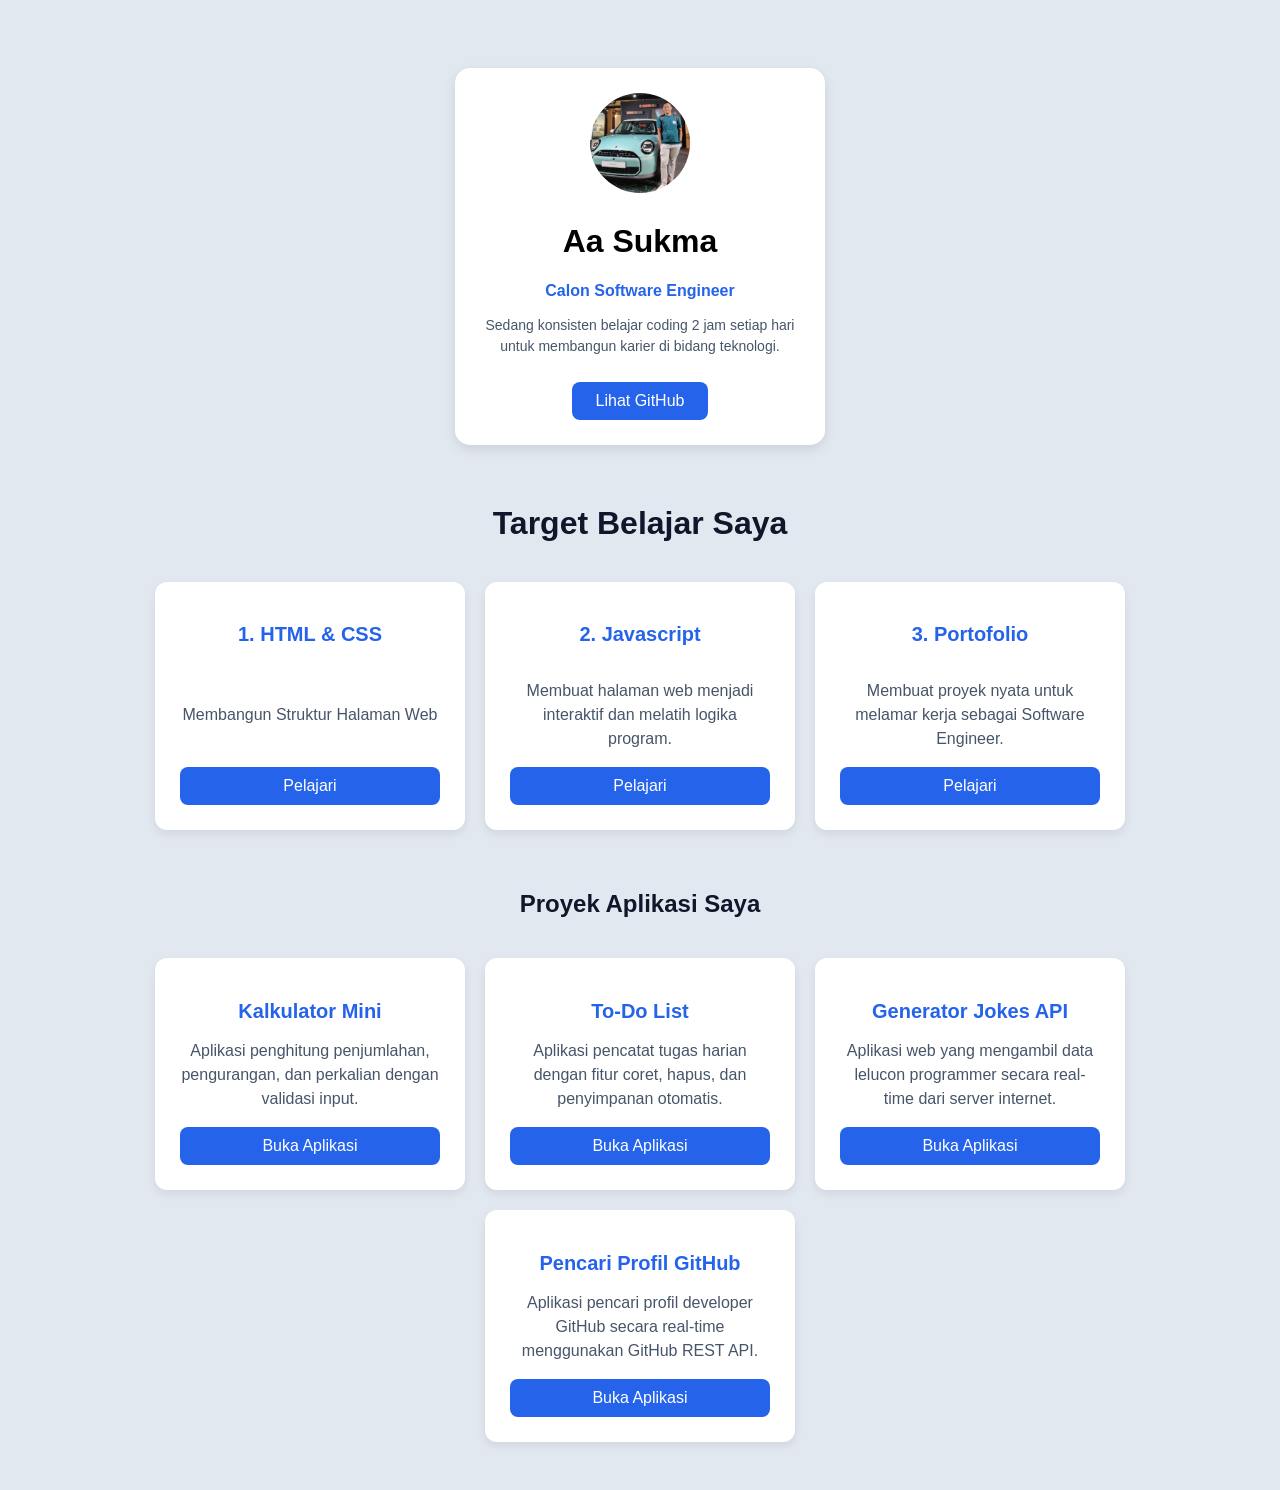
<file: index.html>
<!DOCTYPE html>
<html lang="id">
<head>
    <meta charset="UTF-8">
    <meta name="viewport" content="width=device-width, initial-scale=1.0">
    <title>Portofolio Aa Sukma</title>
    <link rel="stylesheet" href="style.css">
</head>
<body>
    <!-- Bagian 1: Kartu Profil -->
    <div class="kartu-profil">
        <img src="IMG.jpg" alt="Foto Profil" class="foto-profil">
        <h1>Aa Sukma</h1>
        <p class="jabatan">Calon Software Engineer</p>
        <p class="deskripsi">Sedang konsisten belajar coding 2 jam setiap hari untuk membangun karier di bidang teknologi.</p>
        <a href="https://github.com" target="_blank" class="tombol">Lihat GitHub</a>
    </div>

    <!-- Bagian 2: Target Belajar (Flexbox) -->
    <h1 class="judul-utama">Target Belajar Saya</h1>

    <div class="wadah-kartu">
        <div class="kartu">
            <h2>1. HTML & CSS</h2>
            <p>Membangun Struktur Halaman Web</p>
            <a href="https://www.w3schools.com/html/" target="_blank" class="tombol">Pelajari</a>
        </div>

        <div class="kartu">
            <h2>2. Javascript</h2>
            <p>Membuat halaman web menjadi interaktif dan melatih logika program.</p>
            <a href="https://www.w3schools.com/js/" target="_blank" class="tombol">Pelajari</a>
        </div>

        <div class="kartu">
            <h2>3. Portofolio</h2>
            <p>Membuat proyek nyata untuk melamar kerja sebagai Software Engineer.</p>
            <a href="https://www.w3schools.com/css/" target="_blank" class="tombol">Pelajari</a>
        </div>
    </div>
        <!-- Bagian 3: Proyek Saya (Aplikasi Live) -->
    <h2 class="judul-utama" style="margin-top: 60px;">Proyek Aplikasi Saya</h2>

    <div class="wadah-kartu">
        <div class="kartu">
            <div>
                <h2>Kalkulator Mini</h2>
                <p>Aplikasi penghitung penjumlahan, pengurangan, dan perkalian dengan validasi input.</p>
            </div>
            <a href="hari-9/index.html" class="tombol">Buka Aplikasi</a>
        </div>

        <div class="kartu">
            <div>
                <h2>To-Do List</h2>
                <p>Aplikasi pencatat tugas harian dengan fitur coret, hapus, dan penyimpanan otomatis.</p>
            </div>
            <a href="hari-12/index.html" class="tombol">Buka Aplikasi</a>
        </div>

        <div class="kartu">
            <div>
                <h2>Generator Jokes API</h2>
                <p>Aplikasi web yang mengambil data lelucon programmer secara real-time dari server internet.</p>
            </div>
            <a href="hari-15/index.html" class="tombol">Buka Aplikasi</a>
        </div>
    
        <div class="kartu">
            <div>
                <h2>Pencari Profil GitHub</h2>
                <p>Aplikasi pencari profil developer GitHub secara real-time menggunakan GitHub REST API.</p>
            </div>
            <a href="hari-16/index.html" class="tombol">Buka Aplikasi</a>
        </div>
    </div> <!-- <-- Penutup wadah-kartu dipindahkan ke sini -->
</body>
</html>
</file>
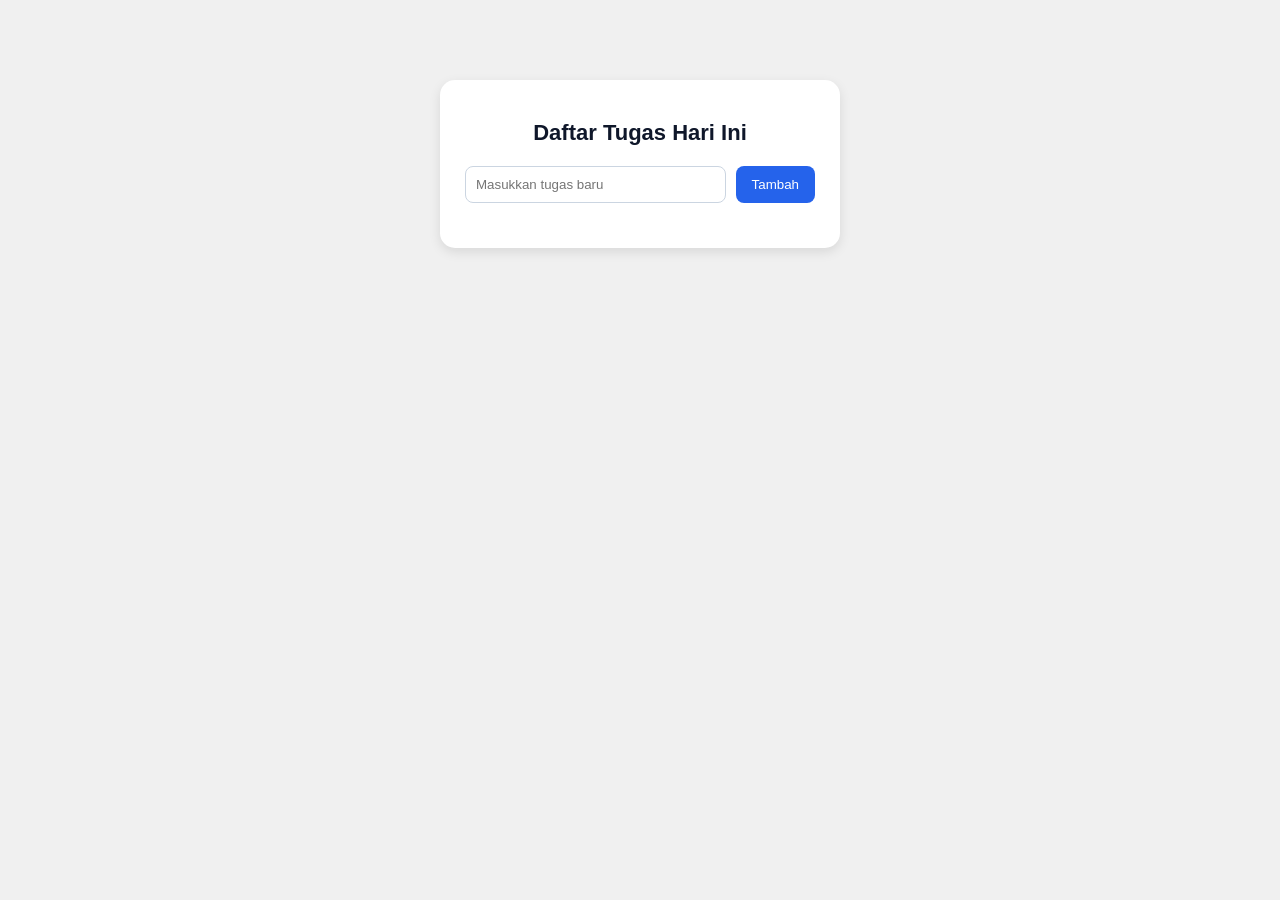
<file: hari-10/index.html>
<!DOCTYPE html>
<html lang="id">
<head>
    <meta charset="UTF-8">
    <title>To-Do List - Hari 10</title>
    <link rel="stylesheet" href="style.css">
</head>
<body>
    <div class="wadah-todo">
        <h1>Daftar Tugas Hari Ini</h1>

        <div class="area-input">
            <input type="text" id="input-tugas" placeholder="Masukkan tugas baru">
            <button id="tombol-tambah">Tambah</button>
        </div>
        <ul id="daftar-tugas"></ul>
    </div>

    <script src="script.js"></script>
</body>
</html>
</file>
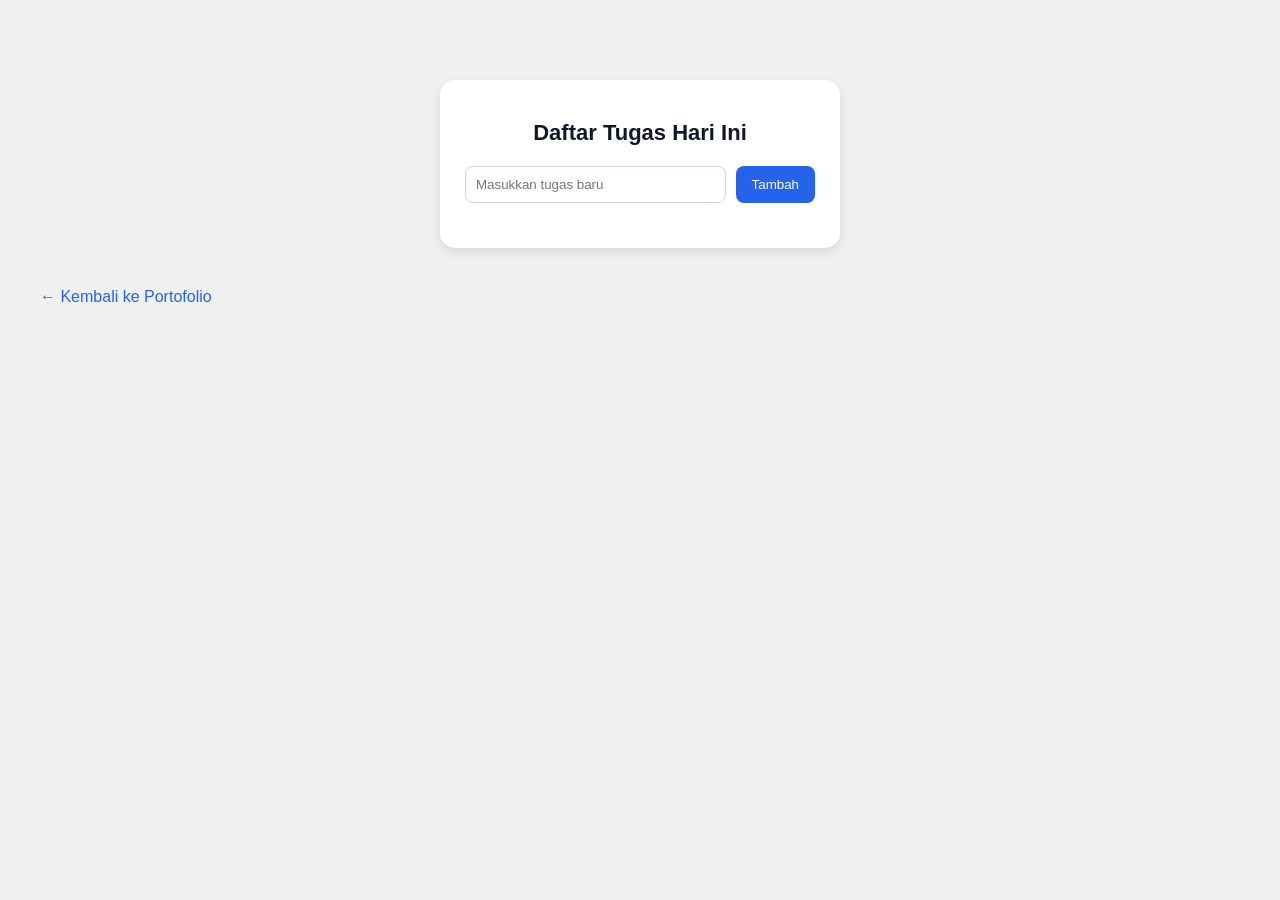
<file: hari-12/index.html>
<!DOCTYPE html>
<html lang="id">
<head>
    <meta charset="UTF-8">
    <title>To-Do List - Hari 10</title>
    <link rel="stylesheet" href="style.css">
</head>
<body>
    <div class="wadah-todo">
        <h1>Daftar Tugas Hari Ini</h1>

        <div class="area-input">
            <input type="text" id="input-tugas" placeholder="Masukkan tugas baru">
            <button id="tombol-tambah">Tambah</button>
        </div>
        <ul id="daftar-tugas"></ul>
    </div>

    <script src="script.js"></script>
    <a href="../index.html" style="display: inline-block; margin-bottom: 20px; color: #2563eb; text-decoration: none;">← Kembali ke Portofolio</a>

</body>
</html>
</file>
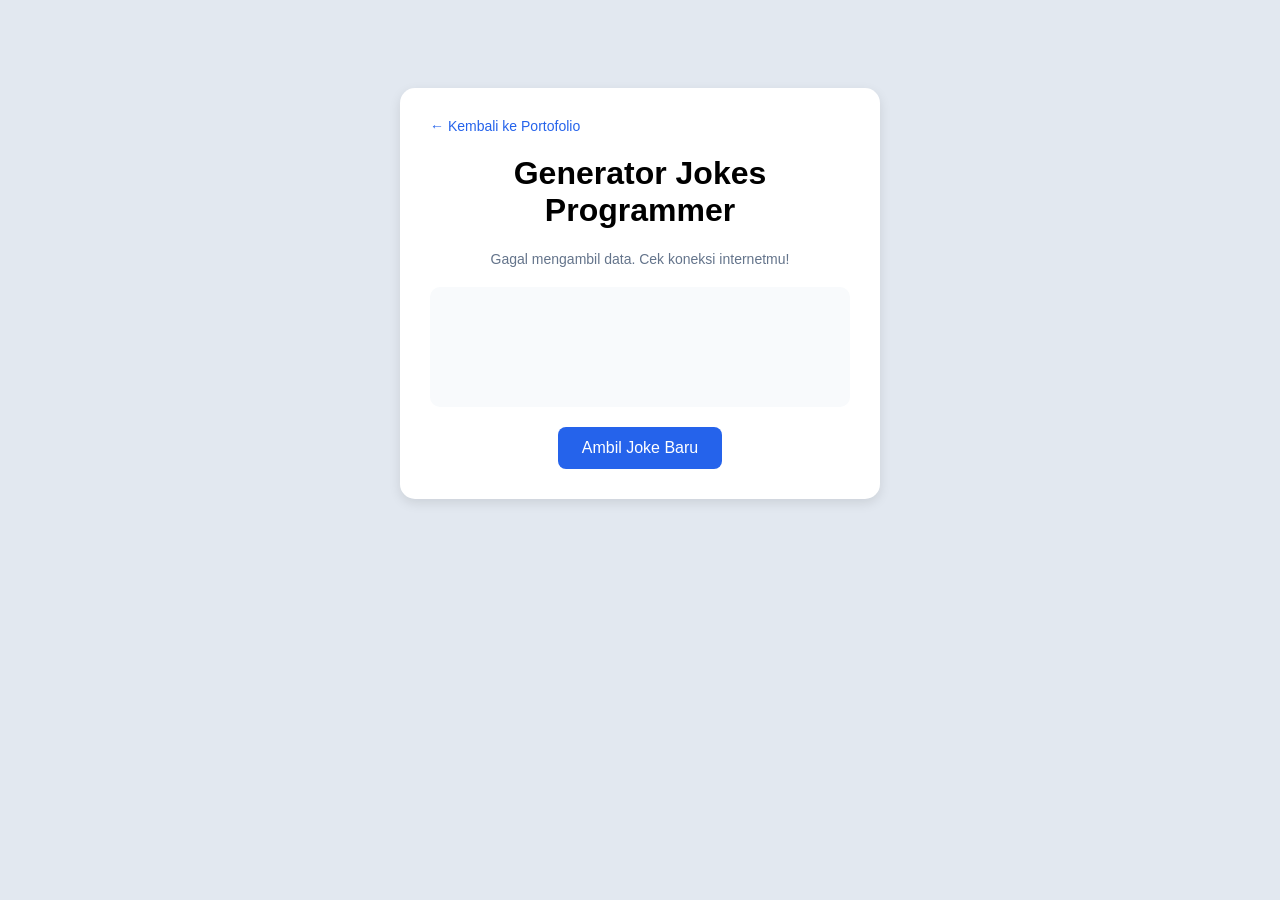
<file: hari-15/index.html>
<!DOCTYPE html>
<html lang="id">
<head>
    <meta charset="UTF-8">
    <title>Generator Jokes API - Hari 15</title>
    <link rel="stylesheet" href="style.css">
</head>
<body>
    <div class="kartu-api">
        <a href="../index.html" class="link-kembali">← Kembali ke Portofolio</a>
        <h1>Generator Jokes Programmer</h1>
        <p id="status" class="teks-status">Klik tombol di bawah untuk mengambil data dari internet!</p>
        
        <div class="kotak-hasil">
            <p id="pertanyaan" class="teks-tanya"></p>
            <p id="jawaban" class="teks-jawab"></p>
        </div>

        <button id="tombol-ambil" class="tombol">Ambil Joke Baru</button>
    </div>

    <script src="script.js"></script>
</body>
</html>
</file>
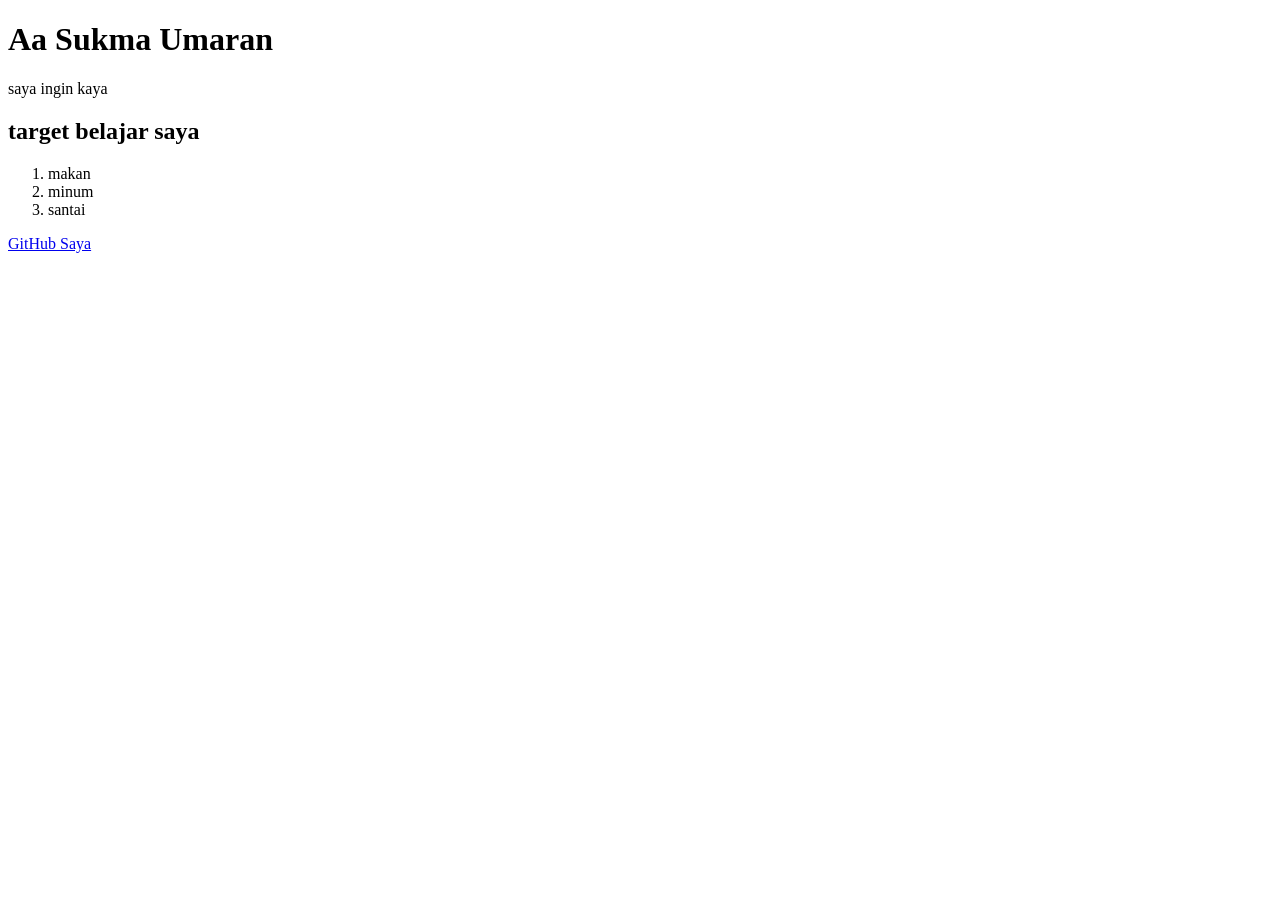
<file: hari-2/index.html>
<!DOCTYPE html>
<html lang="en">
<head>
    <meta charset="UTF-8">
    <meta name="viewport" content="width=device-width, initial-scale=1.0">
    <title>Document</title>
</head>
<body>
  <h1>Aa Sukma Umaran</h1>
  <p>saya ingin kaya</p>
  <h2>target belajar saya</h2>
  <ol>
    <li>makan</li>
    <li>minum</li>
    <li>santai</li>
  </ol>
  <a href="https://github.com/">GitHub Saya</a>
</body>
</html>
</file>
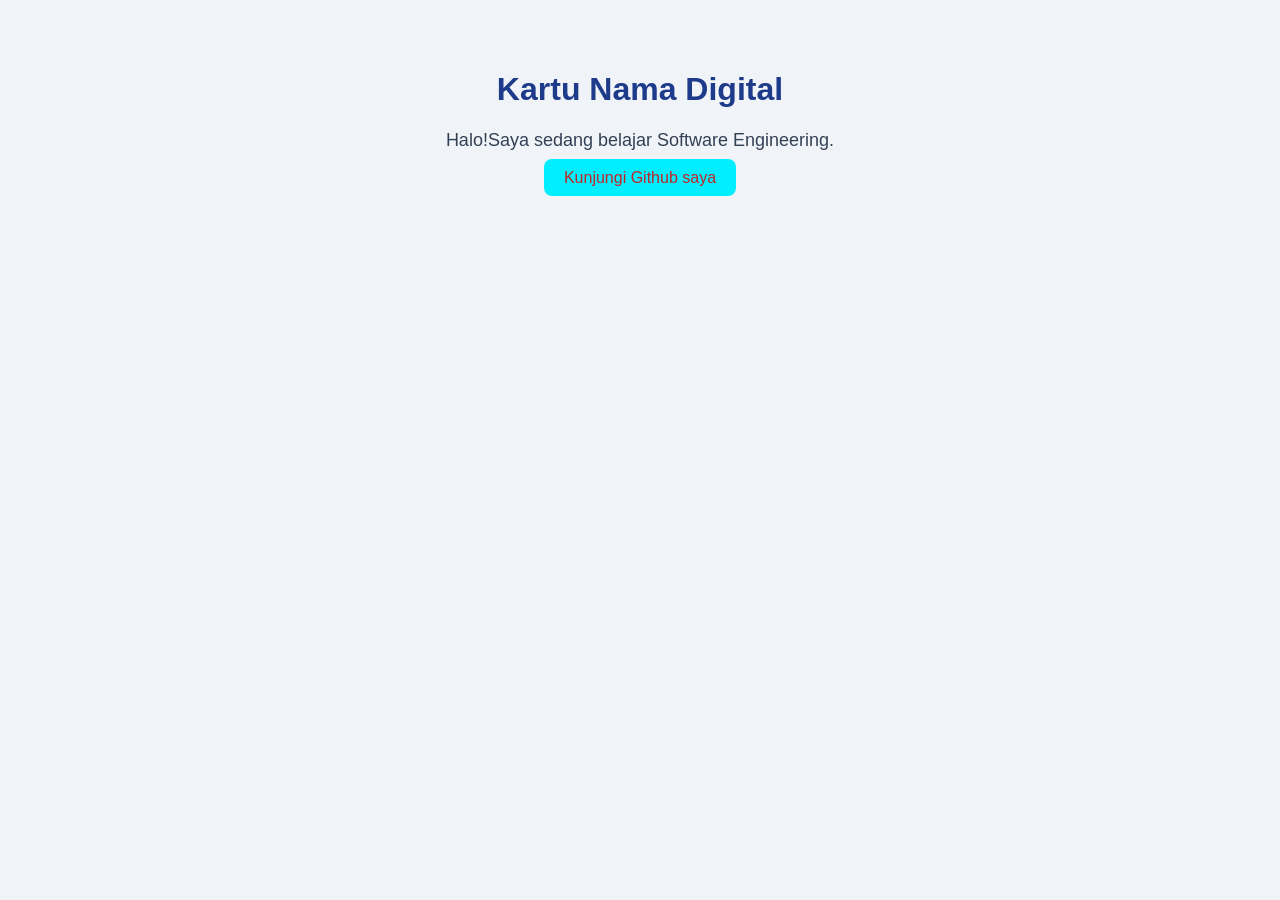
<file: hari-4/index.html>
<!DOCTYPE html>
<html lang="en">
<head>
    <meta charset="UTF-8">
    <meta name="viewport" content="width=device-width, initial-scale=1.0">
    <title>Belajar CSS hari-4</title>
    <link rel="stylesheet" href="style.css">
</head>
<body>
    <h1>Kartu Nama Digital</h1>
    <p>Halo!Saya sedang belajar Software Engineering.</p>
    <a href="https://www.github.com" target="_blank">Kunjungi Github saya</a>
</body>
</html>
</file>
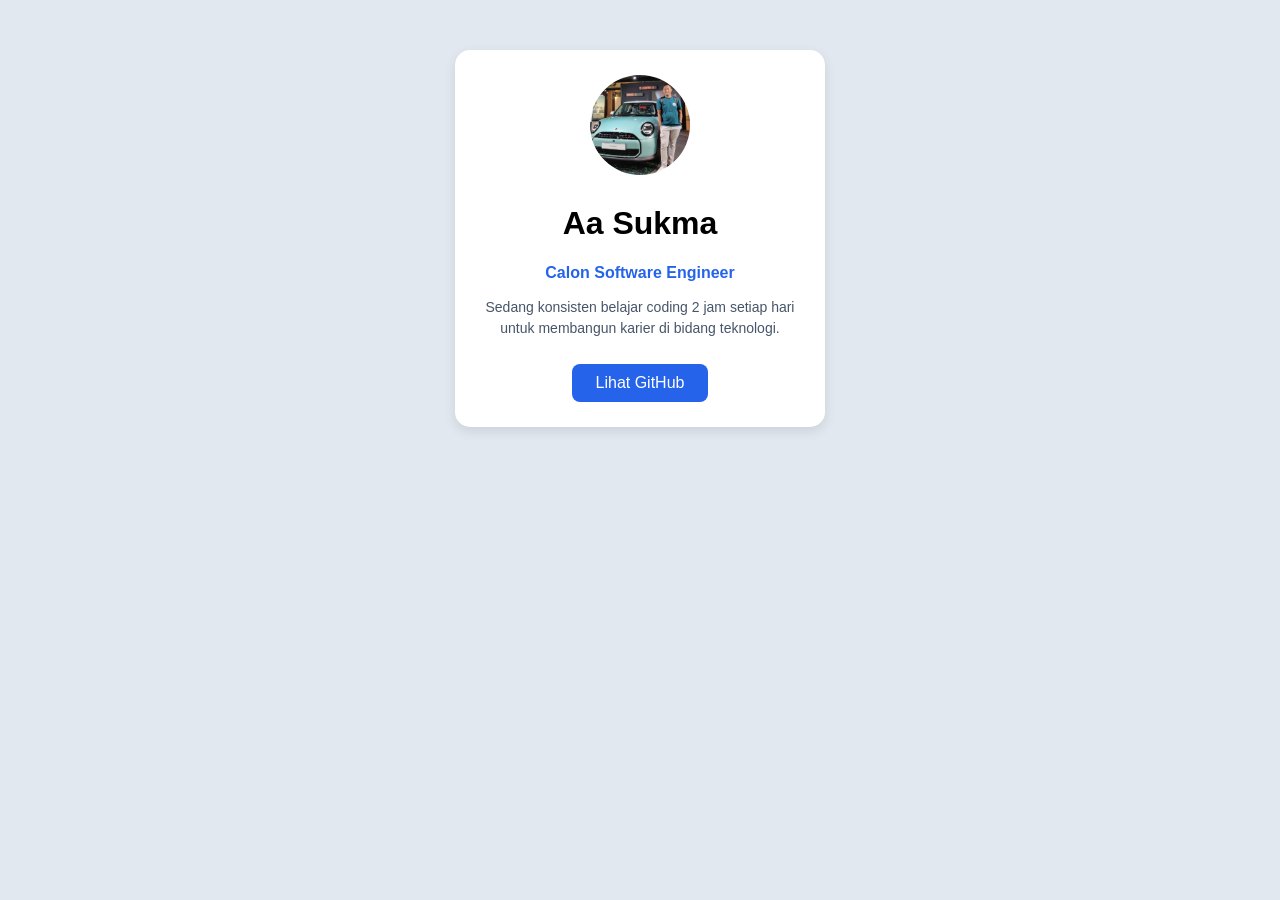
<file: hari-5/index.html>
<!DOCTYPE html>
<html lang="id">
<head>
    <meta charset="UTF-8">
    <title>Kartu Profil - Hari 5</title>
    <link rel="stylesheet" href="style.css">
</head>
<body>
    <div class="kartu">
        <img src="IMG.jpg" alt="Foto Profil" class="foto-profil">
        <h1>Aa Sukma</h1>
        <p class="jabatan">Calon Software Engineer</p>
        <p class="deskripsi">Sedang konsisten belajar coding 2 jam setiap hari untuk membangun karier di bidang teknologi.</p>
        <a href="https://github.com" target="_blank" class="tombol">Lihat GitHub</a>
    </div>
</body>
</html>
</file>
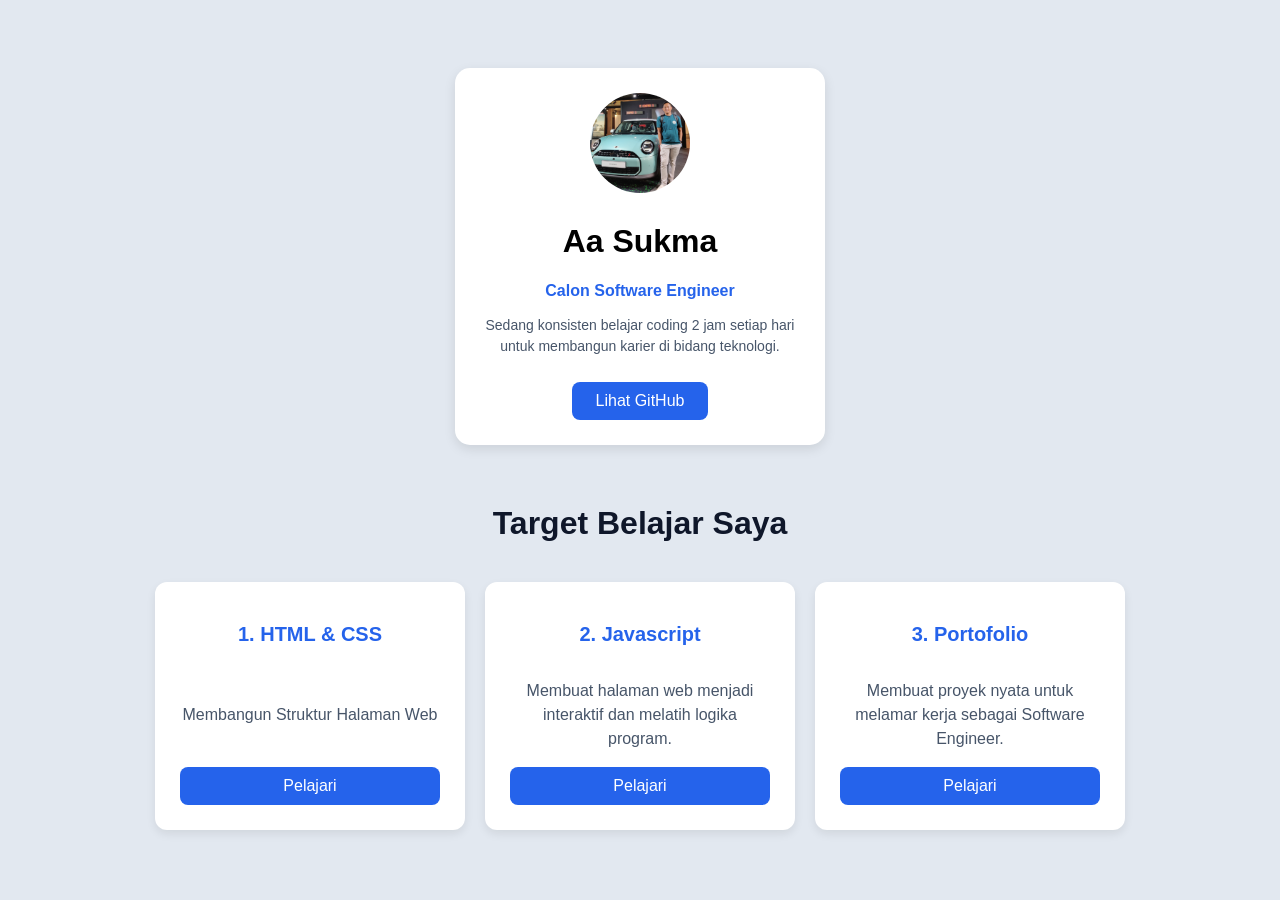
<file: hari-6/index.html>
<!DOCTYPE html>
<html lang="id">
<head>
    <meta charset="UTF-8">
    <meta name="viewport" content="width=device-width, initial-scale=1.0">
    <title>Portofolio Aa Sukma</title>
    <link rel="stylesheet" href="style.css">
</head>
<body>
    <!-- Bagian 1: Kartu Profil -->
    <div class="kartu-profil">
        <img src="IMG.jpg" alt="Foto Profil" class="foto-profil">
        <h1>Aa Sukma</h1>
        <p class="jabatan">Calon Software Engineer</p>
        <p class="deskripsi">Sedang konsisten belajar coding 2 jam setiap hari untuk membangun karier di bidang teknologi.</p>
        <a href="https://github.com" target="_blank" class="tombol">Lihat GitHub</a>
    </div>

    <!-- Bagian 2: Target Belajar (Flexbox) -->
    <h1 class="judul-utama">Target Belajar Saya</h1>

    <div class="wadah-kartu">
        <div class="kartu">
            <h2>1. HTML & CSS</h2>
            <p>Membangun Struktur Halaman Web</p>
            <a href="https://www.w3schools.com/html/" target="_blank" class="tombol">Pelajari</a>
        </div>

        <div class="kartu">
            <h2>2. Javascript</h2>
            <p>Membuat halaman web menjadi interaktif dan melatih logika program.</p>
            <a href="https://www.w3schools.com/js/" target="_blank" class="tombol">Pelajari</a>
        </div>

        <div class="kartu">
            <h2>3. Portofolio</h2>
            <p>Membuat proyek nyata untuk melamar kerja sebagai Software Engineer.</p>
            <a href="https://www.w3schools.com/css/" target="_blank" class="tombol">Pelajari</a>
        </div>
    </div>
</body>
</html>
</file>
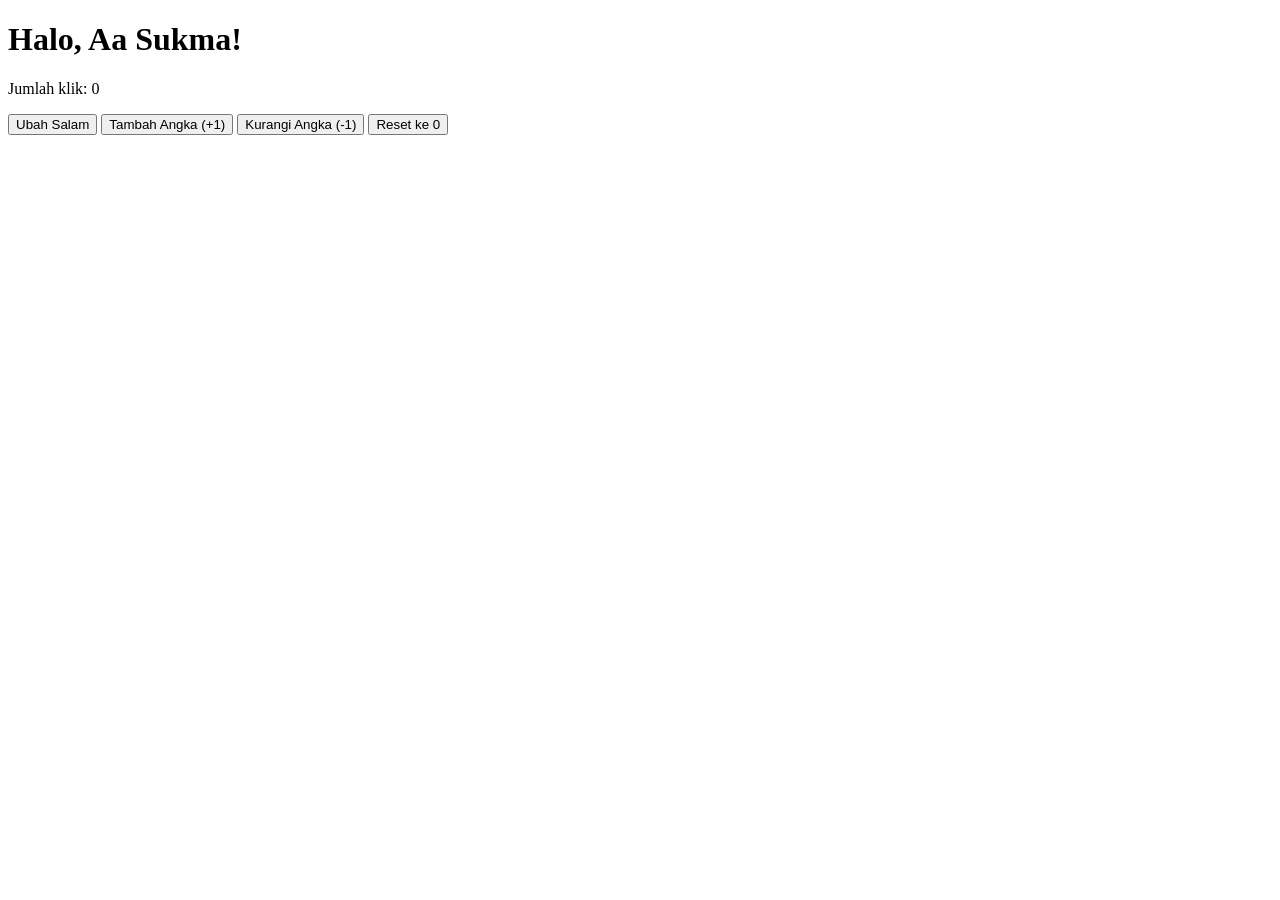
<file: hari-7/index.html>
<!DOCTYPE html>
<html lang="id">
<head>
    <meta charset="UTF-8">
    <title>Belajar JavaScript - Hari 7</title>
</head>
<body>
    <h1 id="judul">Halo, Aa Sukma!</h1>
    <p>Jumlah klik: <span id="angka">0</span></p>

    <button id="tombol-sapa">Ubah Salam</button>
    <button id="tombol-hitung">Tambah Angka (+1)</button>


    <button id="tombol-kurang">Kurangi Angka (-1)</button>
    <button id="tombol-reset">Reset ke 0</button>

    
    <script src="script.js"></script>
</body>
</html>
</file>
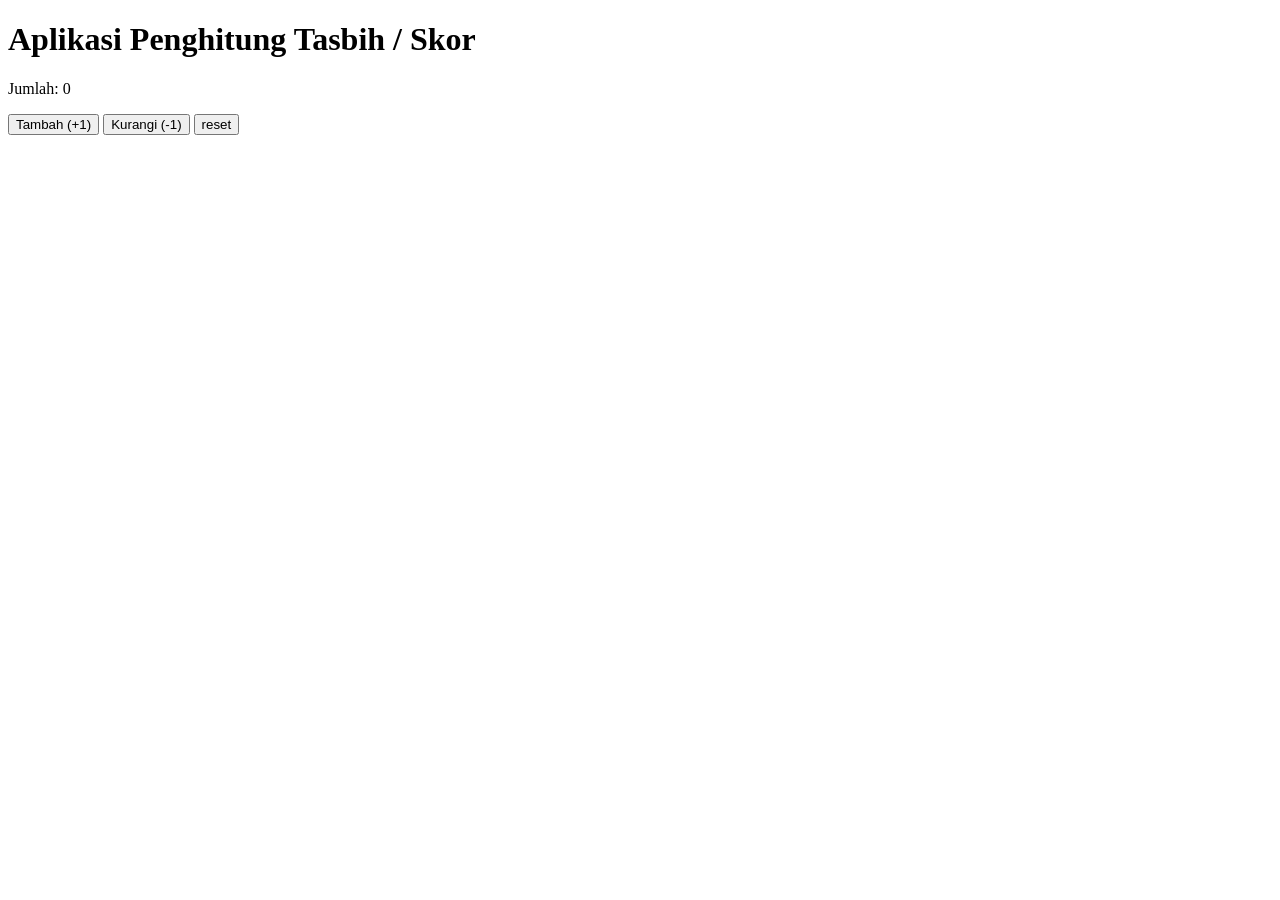
<file: hari-8/index.html>
<!DOCTYPE html>
<html lang="id">
<head>
    <meta charset="UTF-8">
    <title>Logika If-Else - Hari 8</title>
</head>
<body>
    <h1>Aplikasi Penghitung Tasbih / Skor</h1>
    <p>Jumlah: <span id="angka">0</span></p>
    <p id="pesan"></p>

    <button id="tombol-hitung">Tambah (+1)</button>
    <button id="tombol-kurang">Kurangi (-1)</button>
    <button id="tombol-reset">reset</button>
    
    <script src="script.js"></script>
</body>
</html>
</file>
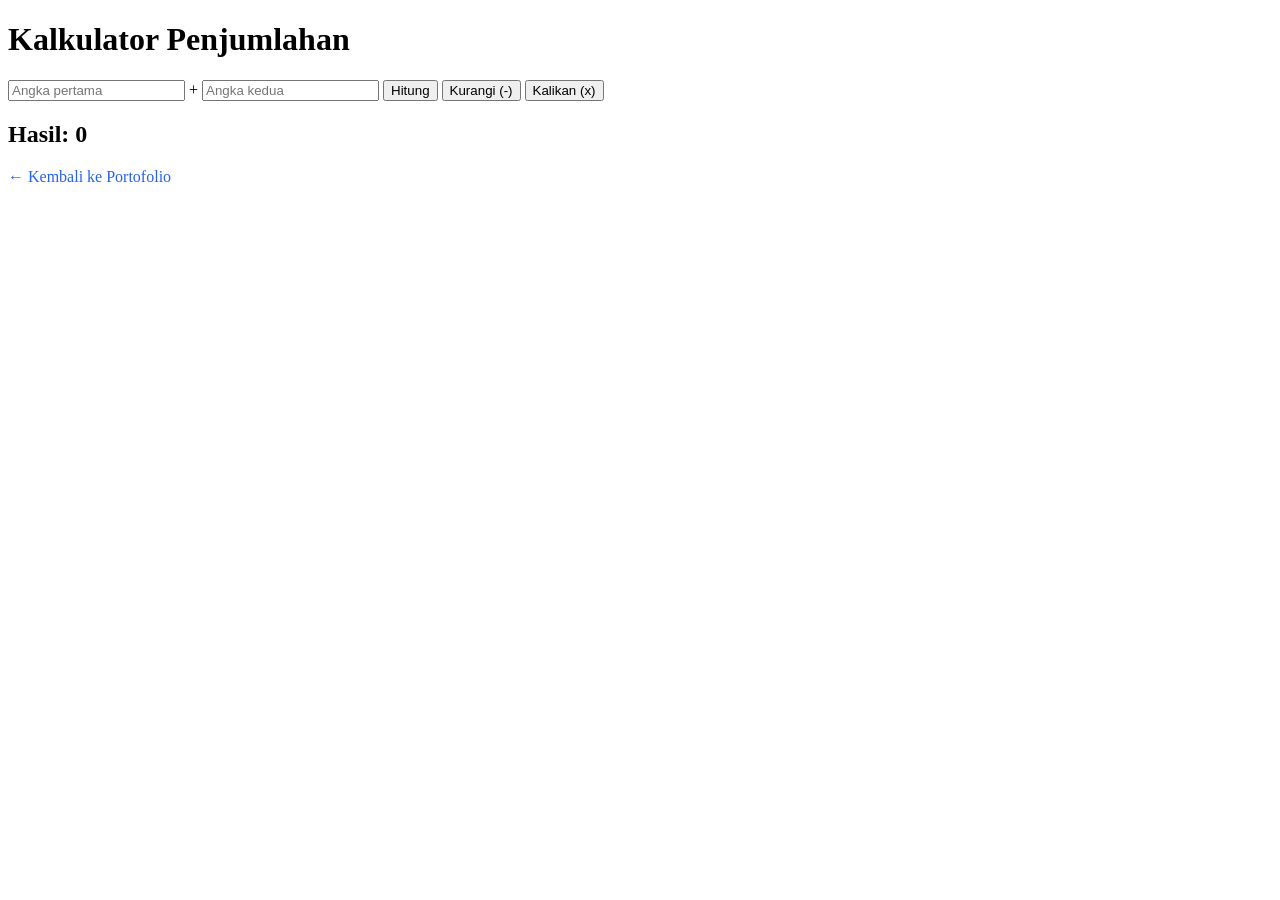
<file: hari-9/index.html>
<!DOCTYPE html>
<html lang="id">
<head>
    <meta charset="UTF-8">
    <title>Kalkulator Mini - Hari 9</title>
</head>
<body>
    <h1>Kalkulator Penjumlahan</h1>
    
    <input type="number" id="angka1" placeholder="Angka pertama">
    <span> + </span>
    <input type="number" id="angka2" placeholder="Angka kedua">
    <button id="tombol-hitung">Hitung</button>
    <button id="tombol-kurang">Kurangi (-)</button>
    <button id="tombol-kali">Kalikan (x)</button>

    <h2>Hasil: <span id="hasil">0</span></h2>
    
    <script src="script.js"></script>
    <a href="../index.html" style="display: inline-block; margin-bottom: 20px; color: #2563eb; text-decoration: none;">← Kembali ke Portofolio</a>

</body>
</html>
</file>
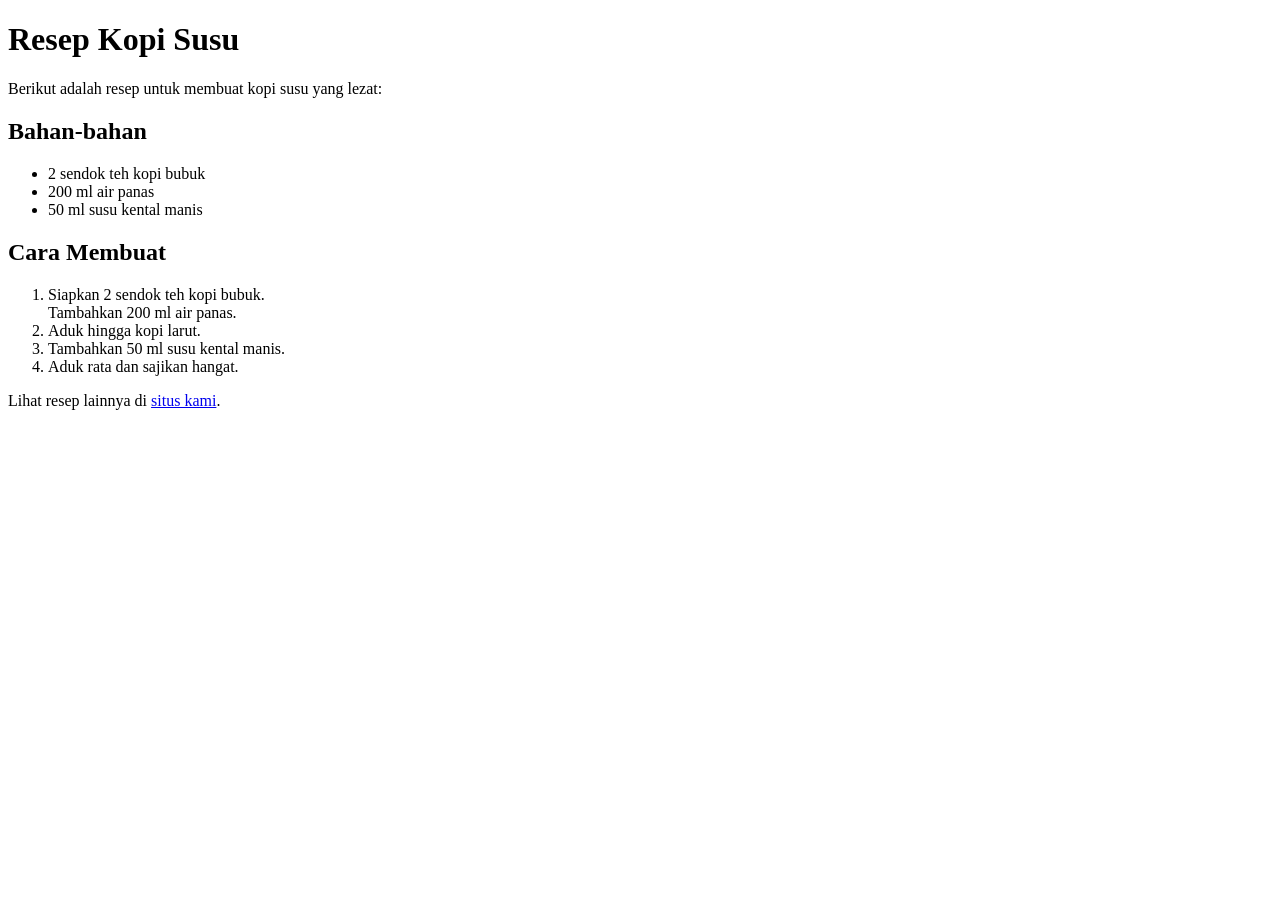
<file: hari-3/resep.html>
<!DOCTYPE html>
<html lang="id">
<head>
    <meta charset="UTF-8">
    <title>Resep Kopi Susu</title>
</head>
<body>
    <h1>Resep Kopi Susu</h1>
    <p>Berikut adalah resep untuk membuat kopi susu yang lezat:</p>
    <h2>Bahan-bahan</h2>
    <ul>
        <li>2 sendok teh kopi bubuk</li>
        <li>200 ml air panas</li>
        <li>50 ml susu kental manis</li>
    </ul>
    <h2>Cara Membuat</h2>
    <ol>
        <li>Siapkan 2 sendok teh kopi bubuk.</li
        <li>Tambahkan 200 ml air panas.</li>
        <li>Aduk hingga kopi larut.</li>
        <li>Tambahkan 50 ml susu kental manis.</li>
        <li>Aduk rata dan sajikan hangat.</li>
    </ol
    <p>Lihat resep lainnya di <a href="https://www.cookpad.com">situs kami</a>.</p>
</body>
</html>
</file>
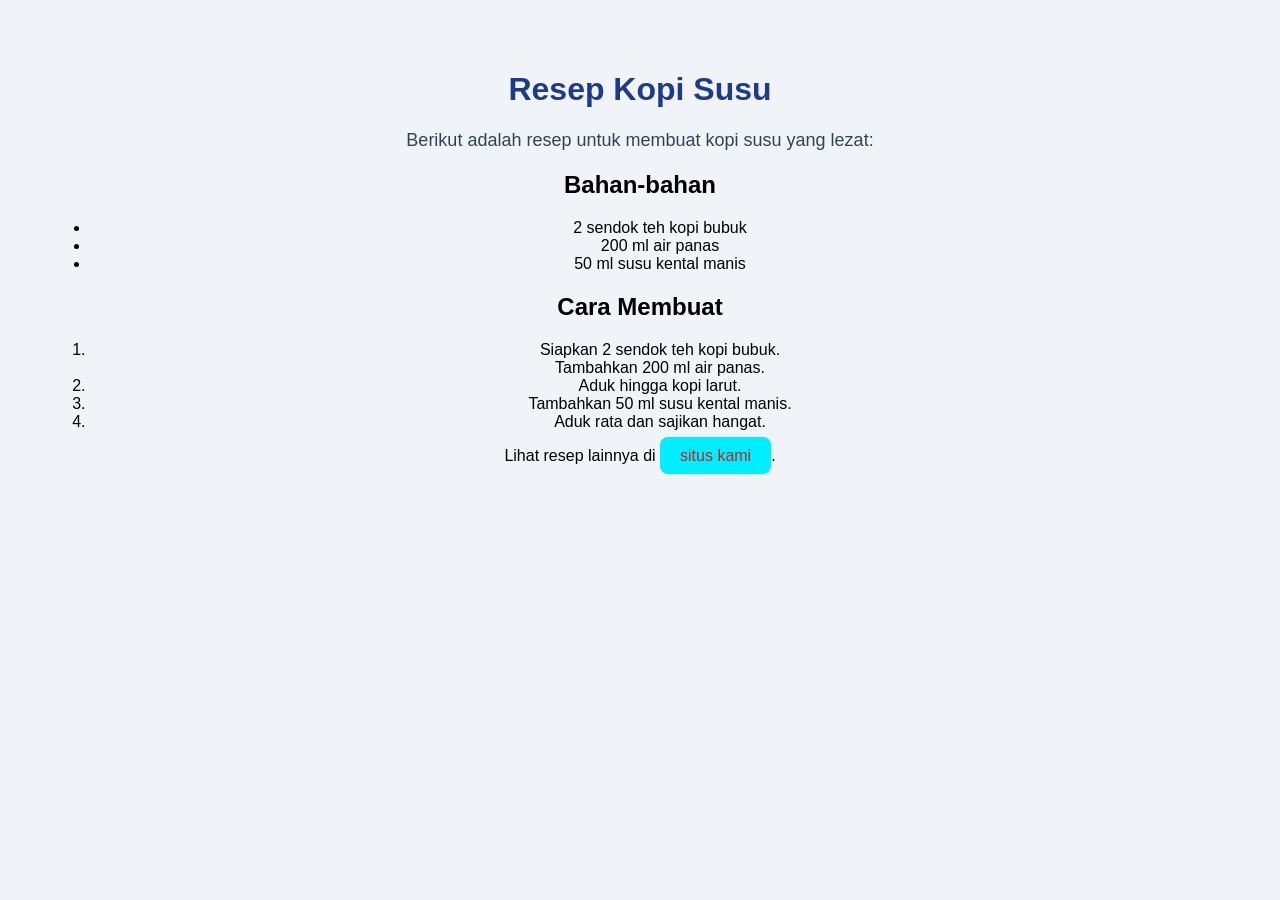
<file: hari-4/resep.html>
<!DOCTYPE html>
<html lang="id">
<head>
    <meta charset="UTF-8">
    <title>Resep Kopi Susu</title>
    <link rel="stylesheet" href="style.css">
</head>
<body>
    <h1>Resep Kopi Susu</h1>
    <p>Berikut adalah resep untuk membuat kopi susu yang lezat:</p>
    <h2>Bahan-bahan</h2>
    <ul>
        <li>2 sendok teh kopi bubuk</li>
        <li>200 ml air panas</li>
        <li>50 ml susu kental manis</li>
    </ul>
    <h2>Cara Membuat</h2>
    <ol>
        <li>Siapkan 2 sendok teh kopi bubuk.</li
        <li>Tambahkan 200 ml air panas.</li>
        <li>Aduk hingga kopi larut.</li>
        <li>Tambahkan 50 ml susu kental manis.</li>
        <li>Aduk rata dan sajikan hangat.</li>
    </ol
    <p>Lihat resep lainnya di <a href="https://www.cookpad.com">situs kami</a>.</p>
</body>
</html>
</file>
<file: style.css>
body {
    background-color: #e2e8f0;
    font-family: Arial, sans-serif;
    padding: 40px;
}

/* Bagian Kartu Profil */
.kartu-profil {
    background-color: white;
    width: 320px;
    margin: 20px auto 60px auto;
    padding: 25px;
    border-radius: 15px;
    text-align: center;
    box-shadow: 0 4px 12px rgba(0, 0, 0, 0.1);
}

.foto-profil {
    width: 100px;
    height: 100px;
    border-radius: 50%;
    margin-bottom: 5px;
    object-fit: cover;
}

.jabatan {
    color: #2563eb;
    font-weight: bold;
    margin-bottom: 15px;
}

.deskripsi {
    color: #475569;
    font-size: 14px;
    line-height: 1.5;
    margin-bottom: 25px;
}

.tombol {
    display: inline-block;
    background-color: #2563eb;
    color: white;
    padding: 10px 24px;
    text-decoration: none;
    border-radius: 8px;
}

.tombol:hover {
    background-color: #1d4ed8;
}

/* Bagian Target Belajar (Flexbox) */
.judul-utama {
    text-align: center;
    color: #0f172a;
    margin-bottom: 40px;
}

.wadah-kartu {
    display: flex;
    justify-content: center;
    gap: 20px;
    flex-wrap: wrap;
}

.kartu {
    background-color: white;
    width: 260px;
    padding: 25px;
    border-radius: 12px;
    box-shadow: 0 4px 10px rgba(0, 0, 0, 0.08);
    display: flex;
    flex-direction: column;
    justify-content: space-between;
    text-align: center;
}

.kartu h2 {
    color: #2563eb;
    font-size: 20px;
}

.kartu p {
    color: #475569;
    line-height: 1.5;
}
</file>
<file: hari-10/style.css>
body {
    font-family: Arial, sans-serif;
    background-color: #f0f0f0;
    margin: 0;
    padding: 40px;
}

.wadah-todo  {
    max-width: 350px;
    margin: 40px auto;
    background-color: rgb(255, 255, 255);
    padding: 25px;
    border-radius: 15px;
    box-shadow: 0 4px 12px rgba(0, 0, 0, 0.1);
}

h1 {
    text-align: center;
    color: #0f172a;
    font-size: 22px;
    margin-bottom: 20px;
}

.area-input {
    display: flex;
    gap: 10px;
    margin-bottom: 20px;
}

input {
    flex: 1;
    padding: 10px;
    border: 1px solid #cbd5e1;
    border-radius: 8px;
}

button {
    padding: 10px 16px;
    background-color: #2563eb;
    color: white;
    border: none;
    border-radius: 8px;
    cursor: pointer;
}

button:hover {
    background-color: #1d4ed8;
}

ul {
        padding-left: 20px;
}

li {
    color: #334155;
    cursor: pointer;
        padding: 8px 0;
    border-bottom: 1px solid #f1f5f9;
}
</file>
<file: hari-12/style.css>
body {
    font-family: Arial, sans-serif;
    background-color: #f0f0f0;
    margin: 0;
    padding: 40px;
}

.wadah-todo  {
    max-width: 350px;
    margin: 40px auto;
    background-color: rgb(255, 255, 255);
    padding: 25px;
    border-radius: 15px;
    box-shadow: 0 4px 12px rgba(0, 0, 0, 0.1);
}

h1 {
    text-align: center;
    color: #0f172a;
    font-size: 22px;
    margin-bottom: 20px;
}

.area-input {
    display: flex;
    gap: 10px;
    margin-bottom: 20px;
}

input {
    flex: 1;
    padding: 10px;
    border: 1px solid #cbd5e1;
    border-radius: 8px;
}

button {
    padding: 10px 16px;
    background-color: #2563eb;
    color: white;
    border: none;
    border-radius: 8px;
    cursor: pointer;
}

button:hover {
    background-color: #1d4ed8;
}

ul {
        padding-left: 20px;
}

li {
    display: flex;
    justify-content: space-between;
    align-items: center;
    color: #334155;
    cursor: pointer;
    padding: 8px 0;
    border-bottom: 1px solid #f1f5f9;
}

.tombol-hapus {
    background-color: #ef4444;
    color: white;
    border: none;
    padding: 5px 10px;
    border-radius: 6px;
    font-size: 12px;
    cursor: pointer;
}

.tombol-hapus:hover {
    background-color: #dc2626;
}
</file>
<file: hari-15/style.css>
body {
    background-color: #e2e8f0;
    font-family: Arial, sans-serif;
    padding: 40px;
}

.kartu-api {
    background-color: white;
    max-width: 420px;
    margin: 40px auto;
    padding: 30px;
    border-radius: 15px;
    box-shadow: 0 4px 12px rgba(0, 0, 0, 0.1);
    text-align: center;
}

.link-kembali {
    display: block;
    text-align: left;
    color: #2563eb;
    text-decoration: none;
    font-size: 14px;
    margin-bottom: 15px;
}

.teks-status {
    color: #64748b;
    font-size: 14px;
}

.kotak-hasil {
    background-color: #f8fafc;
    padding: 20px;
    border-radius: 10px;
    margin: 20px 0;
    min-height: 80px;
}

.teks-tanya {
    font-weight: bold;
    color: #0f172a;
    margin-bottom: 10px;
}

.teks-jawab {
    color: #2563eb;
    font-style: italic;
}

button {
    background-color: #2563eb;
    color: white;
    border: none;
    padding: 12px 24px;
    border-radius: 8px;
    cursor: pointer;
    font-size: 16px;
}

button:hover {
    background-color: #1d4ed8;
}
</file>
<file: hari-4/style.css>
body {
    font-family: Arial, sans-serif;
    background-color: #f0f4f8;
    text-align: center;
    margin: 0;
    padding: 50px;
}

h1 {
    color: #1e3a8a;
}

p {
    color: #334155;
    font-size: 18px;
}

a{
    background-color: #00eeff;
    color: rgb(192, 37, 37);
    padding: 10px 20px;
    text-decoration: none;
    border-radius: 8px;
}

a:hover {
    background-color: #01ff40;
}
</file>
<file: hari-5/style.css>
body {
    background-color: #e2e8f0;
    font-family: Arial, sans-serif;
}

.foto-profil {
    width: 100px;
    height: 100px;
    border-radius: 50%;
    margin-bottom: 5px;
    object-fit: cover;
}

.kartu {
    background-color: white;
    width: 320px;
    margin: 50px auto;
    padding: 25px;
    border-radius: 15px;
    text-align: center;
    box-shadow: 0 4px 12px rgba(0, 0, 0, 0.1);
}

.jabatan {
    color: #2563eb;
    font-weight: bold;
    margin-bottom: 15px;
}

.deskripsi {
    color: #475569;
    font-size: 14px;
    line-height: 1.5;
    margin-bottom: 25px;
}

.tombol {
    display: inline-block;
    background-color: #2563eb;
    color: white;
    padding: 10px 24px;
    text-decoration: none;
    border-radius: 8px;
}

.tombol:hover {
    background-color: #1d4ed8;
}
</file>
<file: hari-6/style.css>
body {
    background-color: #e2e8f0;
    font-family: Arial, sans-serif;
    padding: 40px;
}

/* Bagian Kartu Profil */
.kartu-profil {
    background-color: white;
    width: 320px;
    margin: 20px auto 60px auto;
    padding: 25px;
    border-radius: 15px;
    text-align: center;
    box-shadow: 0 4px 12px rgba(0, 0, 0, 0.1);
}

.foto-profil {
    width: 100px;
    height: 100px;
    border-radius: 50%;
    margin-bottom: 5px;
    object-fit: cover;
}

.jabatan {
    color: #2563eb;
    font-weight: bold;
    margin-bottom: 15px;
}

.deskripsi {
    color: #475569;
    font-size: 14px;
    line-height: 1.5;
    margin-bottom: 25px;
}

.tombol {
    display: inline-block;
    background-color: #2563eb;
    color: white;
    padding: 10px 24px;
    text-decoration: none;
    border-radius: 8px;
}

.tombol:hover {
    background-color: #1d4ed8;
}

/* Bagian Target Belajar (Flexbox) */
.judul-utama {
    text-align: center;
    color: #0f172a;
    margin-bottom: 40px;
}

.wadah-kartu {
    display: flex;
    justify-content: center;
    gap: 20px;
    flex-wrap: wrap;
}

.kartu {
    background-color: white;
    width: 260px;
    padding: 25px;
    border-radius: 12px;
    box-shadow: 0 4px 10px rgba(0, 0, 0, 0.08);
    display: flex;
    flex-direction: column;
    justify-content: space-between;
    text-align: center;
}

.kartu h2 {
    color: #2563eb;
    font-size: 20px;
}

.kartu p {
    color: #475569;
    line-height: 1.5;
}
</file>
